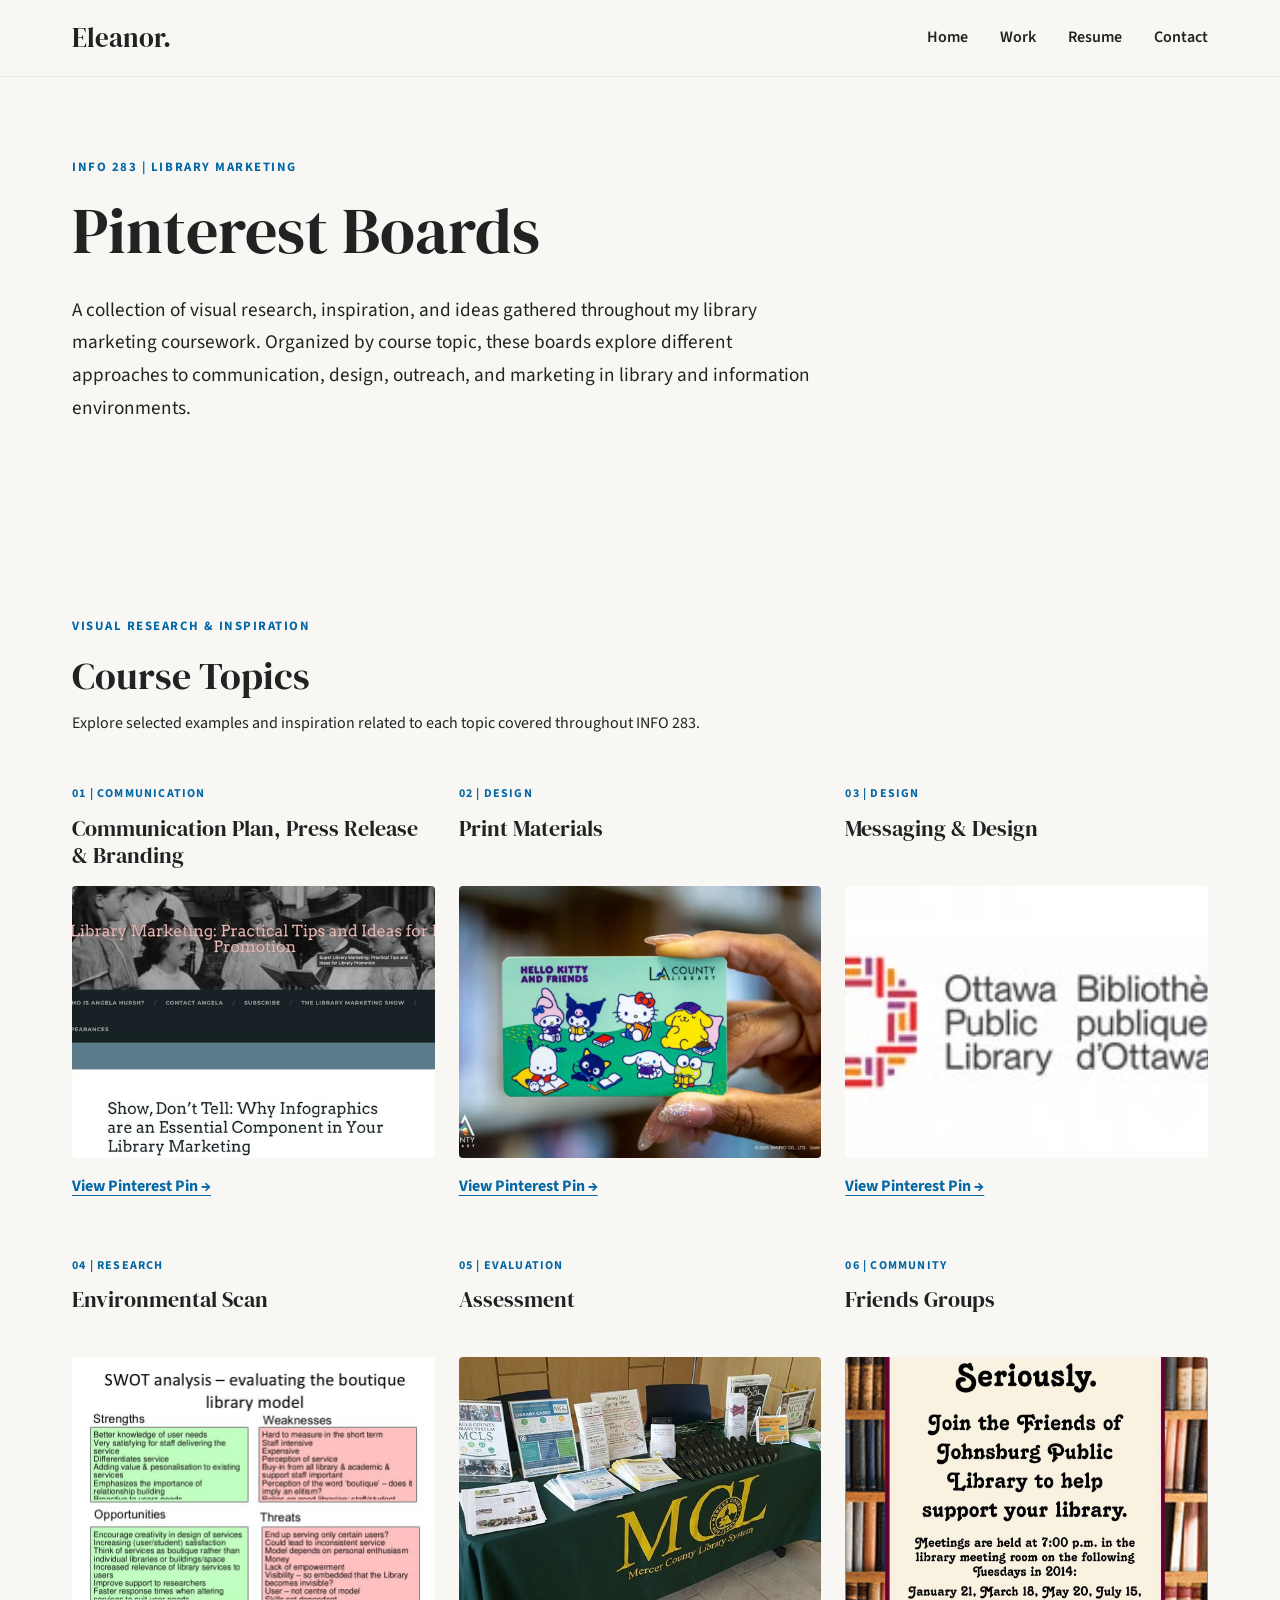
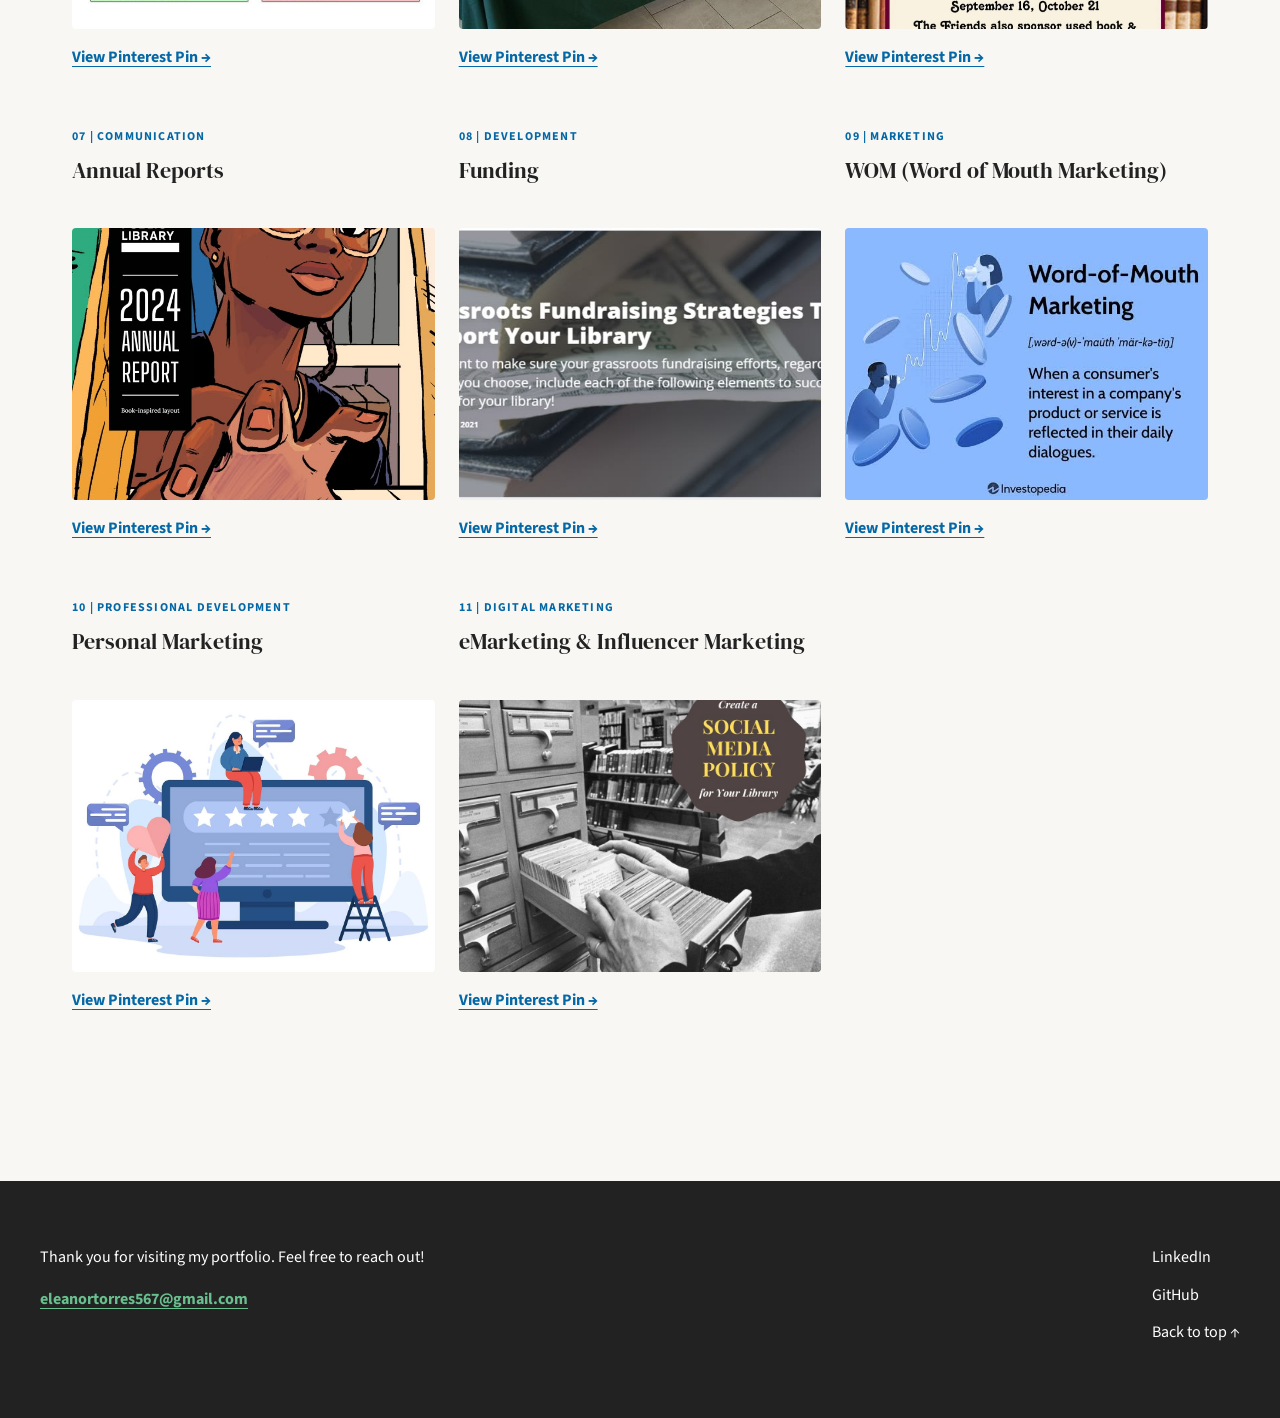
<file: pinterest.html>
<!doctype html>
<html lang="en">
<head>
  <meta charset="UTF-8" />
  <meta name="viewport" content="width=device-width, initial-scale=1.0" />

  <meta name="description" content="Pinterest inspiration and visual research from INFO 283 Library Marketing." />

  <title>Pinterest Boards | Eleanor</title>

  <link rel="stylesheet" href="index.css" />

  <link rel="preconnect" href="https://fonts.googleapis.com" />
  <link rel="preconnect" href="https://fonts.gstatic.com" crossorigin />

  <link
    href="https://fonts.googleapis.com/css2?family=DM+Serif+Display&family=Source+Sans+3:wght@400;500;600;700&display=swap"
    rel="stylesheet"
  />
</head>

<body>

  <!-- Navigation -->
  <header class="site-header">
    <nav class="navbar" aria-label="Main navigation">
      <a class="site-name" href="index.html">Eleanor.</a>

      <ul class="nav-links">
        <li><a href="index.html">Home</a></li>
        <li><a href="work.html">Work</a></li>
        <li><a href="resume.html">Resume</a></li>
        <li><a href="contact.html">Contact</a></li>
      </ul>
    </nav>
  </header>

  <main>

    <!-- Page Introduction -->
    <section class="pinterest-hero">

      <p class="eyebrow">INFO 283 | LIBRARY MARKETING</p>

      <h1>Pinterest Boards</h1>

      <p class="pinterest-description">
        A collection of visual research, inspiration, and ideas
        gathered throughout my library marketing coursework.
        Organized by course topic, these boards explore different
        approaches to communication, design, outreach, and
        marketing in library and information environments.
      </p>

    </section>

    <section class="pinterest-section">

      <div class="section-heading">
        <p class="eyebrow">VISUAL RESEARCH & INSPIRATION</p>
        <h2>Course Topics</h2>
        <p>
          Explore selected examples and inspiration related to
          each topic covered throughout INFO 283.
        </p>
      </div>


      <div class="pinterest-grid">

        <!-- 01 -->
        <article class="pinterest-card">
          <p class="project-category">01 | COMMUNICATION</p>
          <h3>Communication Plan, Press Release & Branding</h3>
          <a href="https://www.pinterest.com/pin/735212707965798014/" target="_blank" rel="noopener noreferrer">
            <img src="images/press.jpg"
                 alt="Communication planning, press release, and branding inspiration">
            <span class="text-link">View Pinterest Pin &rarr;</span>
          </a>
        </article>


        <!-- 02 -->
        <article class="pinterest-card">
          <p class="project-category">02 | DESIGN</p>
          <h3>Print Materials</h3>
          <a href="https://www.pinterest.com/pin/735212707965132738/" target="_blank" rel="noopener noreferrer">
            <img src="images/print-materials.jpg"
                 alt="Print materials and promotional design inspiration">
            <span class="text-link">View Pinterest Pin &rarr;</span>
          </a>
        </article>


        <!-- 03 -->
        <article class="pinterest-card">
          <p class="project-category">03 | DESIGN</p>
          <h3>Messaging & Design</h3>
          <a href="https://www.pinterest.com/pin/735212707965034318/" target="_blank" rel="noopener noreferrer">
            <img src="images/messaging-design.jpg"
                 alt="Messaging and graphic design inspiration">
            <span class="text-link">View Pinterest Pin &rarr;</span>
          </a>
        </article>


        <!-- 04 -->
        <article class="pinterest-card">
          <p class="project-category">04 | RESEARCH</p>
          <h3>Environmental Scan</h3>
          <a href="https://www.pinterest.com/pin/735212707964474080/" target="_blank" rel="noopener noreferrer">
            <img src="images/en-scan.jpg"
                 alt="Environmental scanning and research inspiration">
            <span class="text-link">View Pinterest Pin &rarr;</span>
          </a>
        </article>


        <!-- 05 -->
        <article class="pinterest-card">
          <p class="project-category">05 | EVALUATION</p>
          <h3>Assessment</h3>
          <a href="https://www.pinterest.com/pin/735212707965317004/" target="_blank" rel="noopener noreferrer">
            <img src="images/assessment.jpg"
                 alt="Assessment and evaluation inspiration">
            <span class="text-link">View Pinterest Pin &rarr;</span>
          </a>
        </article>


        <!-- 06 -->
        <article class="pinterest-card">
          <p class="project-category">06 | COMMUNITY</p>
          <h3>Friends Groups</h3>
          <a href="https://www.pinterest.com/pin/735212707964270058/" target="_blank" rel="noopener noreferrer">
            <img src="images/friends.jpg"
                 alt="Library friends groups and community engagement inspiration">
            <span class="text-link">View Pinterest Pin &rarr;</span>
          </a>
        </article>


        <!-- 07 -->
        <article class="pinterest-card">
          <p class="project-category">07 | COMMUNICATION</p>
          <h3>Annual Reports</h3>
          <a href="https://www.pinterest.com/pin/735212707965740564/" target="_blank" rel="noopener noreferrer">
            <img src="images/annual-reports.jpg"
                 alt="Annual report layouts and visual presentation inspiration">
            <span class="text-link">View Pinterest Pin &rarr;</span>
          </a>
        </article>


        <!-- 08 -->
        <article class="pinterest-card">
          <p class="project-category">08 | DEVELOPMENT</p>
          <h3>Funding</h3>
          <a href="https://www.pinterest.com/pin/735212707965638004/" target="_blank" rel="noopener noreferrer">
            <img src="images/funding.jpg"
                 alt="Funding, grants, and fundraising inspiration">
            <span class="text-link">View Pinterest Pin &rarr;</span>
          </a>
        </article>


        <!-- 09 -->
        <article class="pinterest-card">
          <p class="project-category">09 | MARKETING</p>
          <h3>WOM (Word of Mouth Marketing)</h3>
          <a href="https://www.pinterest.com/pin/735212707965625677/" target="_blank" rel="noopener noreferrer">
            <img src="images/wom.jpg"
                 alt="Word of mouth marketing and community outreach inspiration">
            <span class="text-link">View Pinterest Pin &rarr;</span>
          </a>
        </article>


        <!-- 10 -->
        <article class="pinterest-card">
          <p class="project-category">10 | PROFESSIONAL DEVELOPMENT</p>
          <h3>Personal Marketing</h3>
          <a href="https://www.pinterest.com/pin/735212707965185921/" target="_blank" rel="noopener noreferrer">
            <img src="images/personal-marketing.jpg"
                 alt="Personal branding and professional marketing inspiration">
            <span class="text-link">View Pinterest Pin &rarr;</span>
          </a>
        </article>


        <!-- 11 -->
        <article class="pinterest-card">
          <p class="project-category">11 | DIGITAL MARKETING</p>
          <h3>eMarketing & Influencer Marketing</h3>
          <a href="https://www.pinterest.com/pin/735212707964269856/" target="_blank" rel="noopener noreferrer">
            <img src="images/social-media.jpg"
                 alt="Digital marketing and influencer marketing inspiration">
            <span class="text-link">View Pinterest Pin &rarr;</span>
          </a>
        </article>

      </div>
    </section>

  </main>

  <footer id="contact">
    <div class="footer-content">
      <div>
        <p>Thank you for visiting my portfolio. Feel free to reach out!</p>

        <a href="mailto:[YOUR-EMAIL]" class="text-link">
          eleanortorres567@gmail.com
        </a>
      </div>

      <div class="footer-links">
        <a href="https://www.linkedin.com/in/eleanor-torres-707859232/">
          LinkedIn
        </a>

        <a href="https://github.com/eleanor404"
           target="_blank"
           rel="noopener noreferrer">
          GitHub
        </a>

        <a href="#top">Back to top &uarr;</a>
      </div>
    </div>
  </footer>

</body>
</html>
</file>
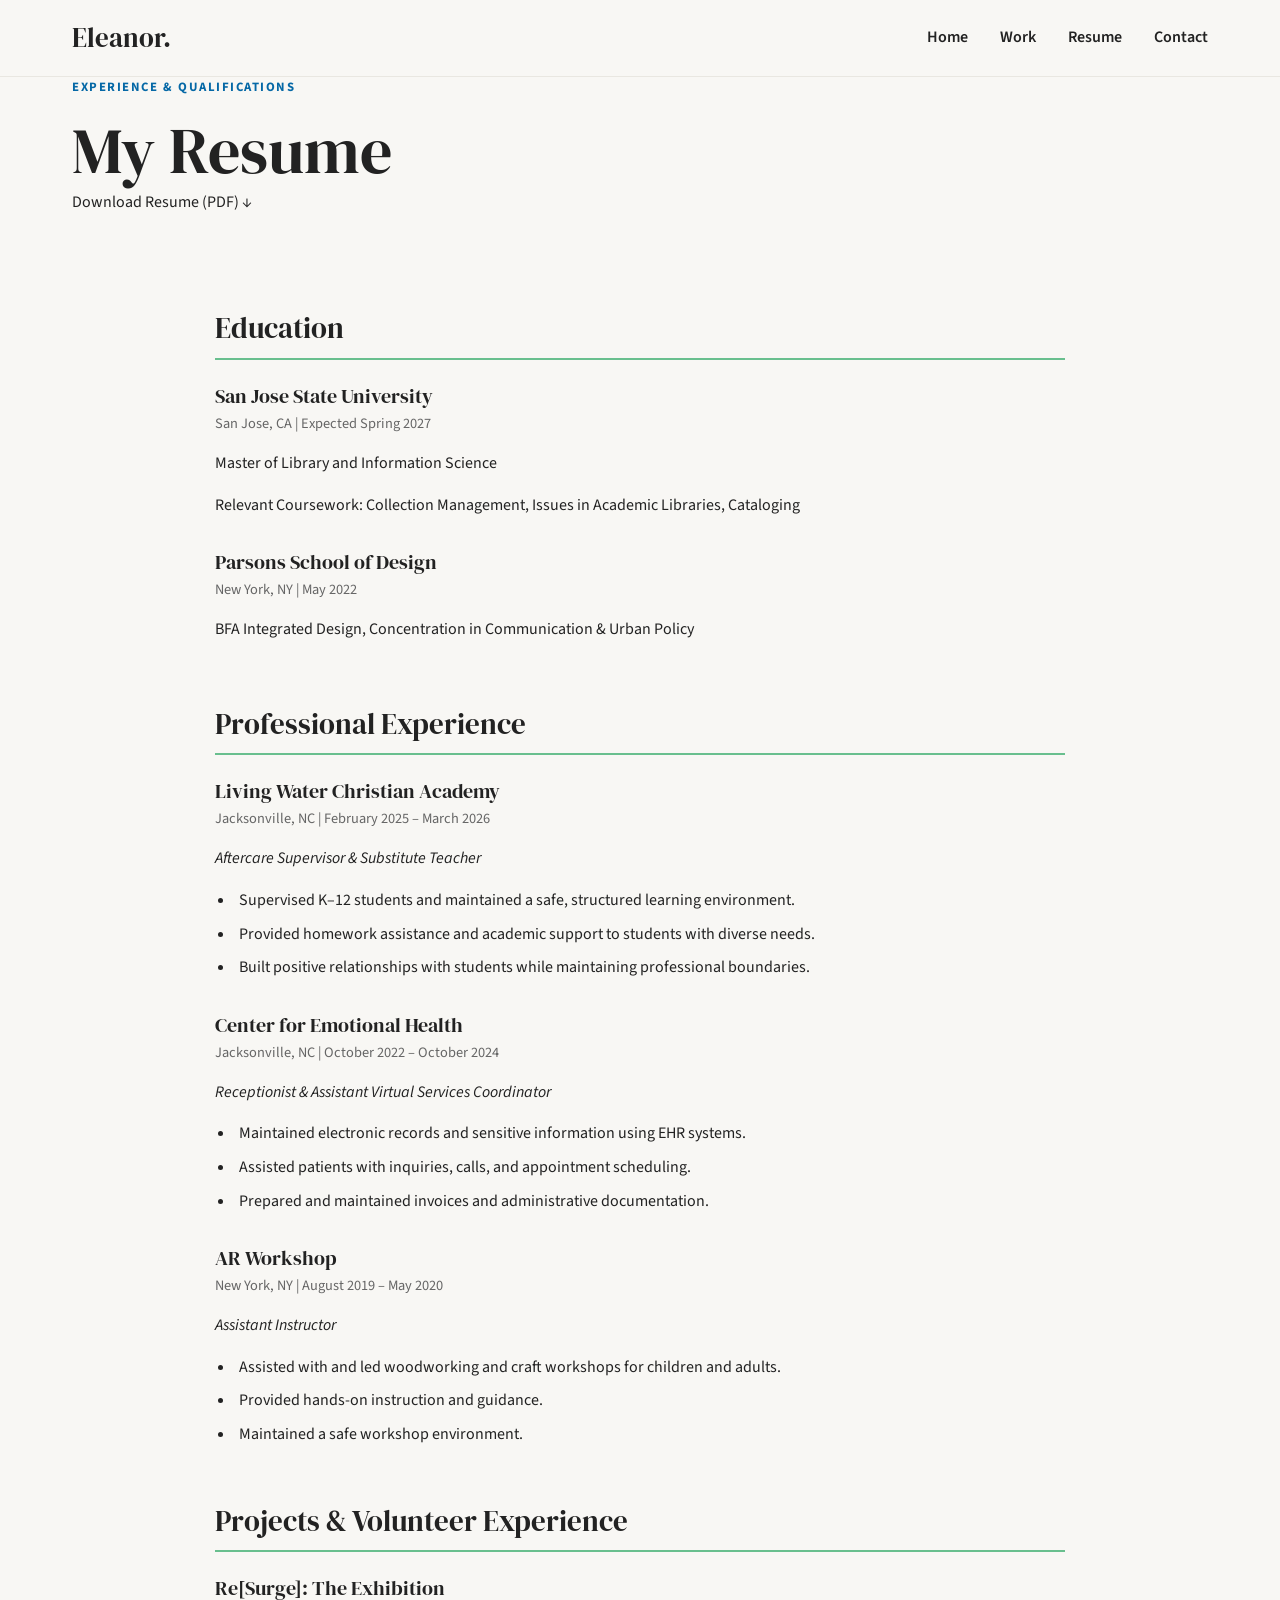
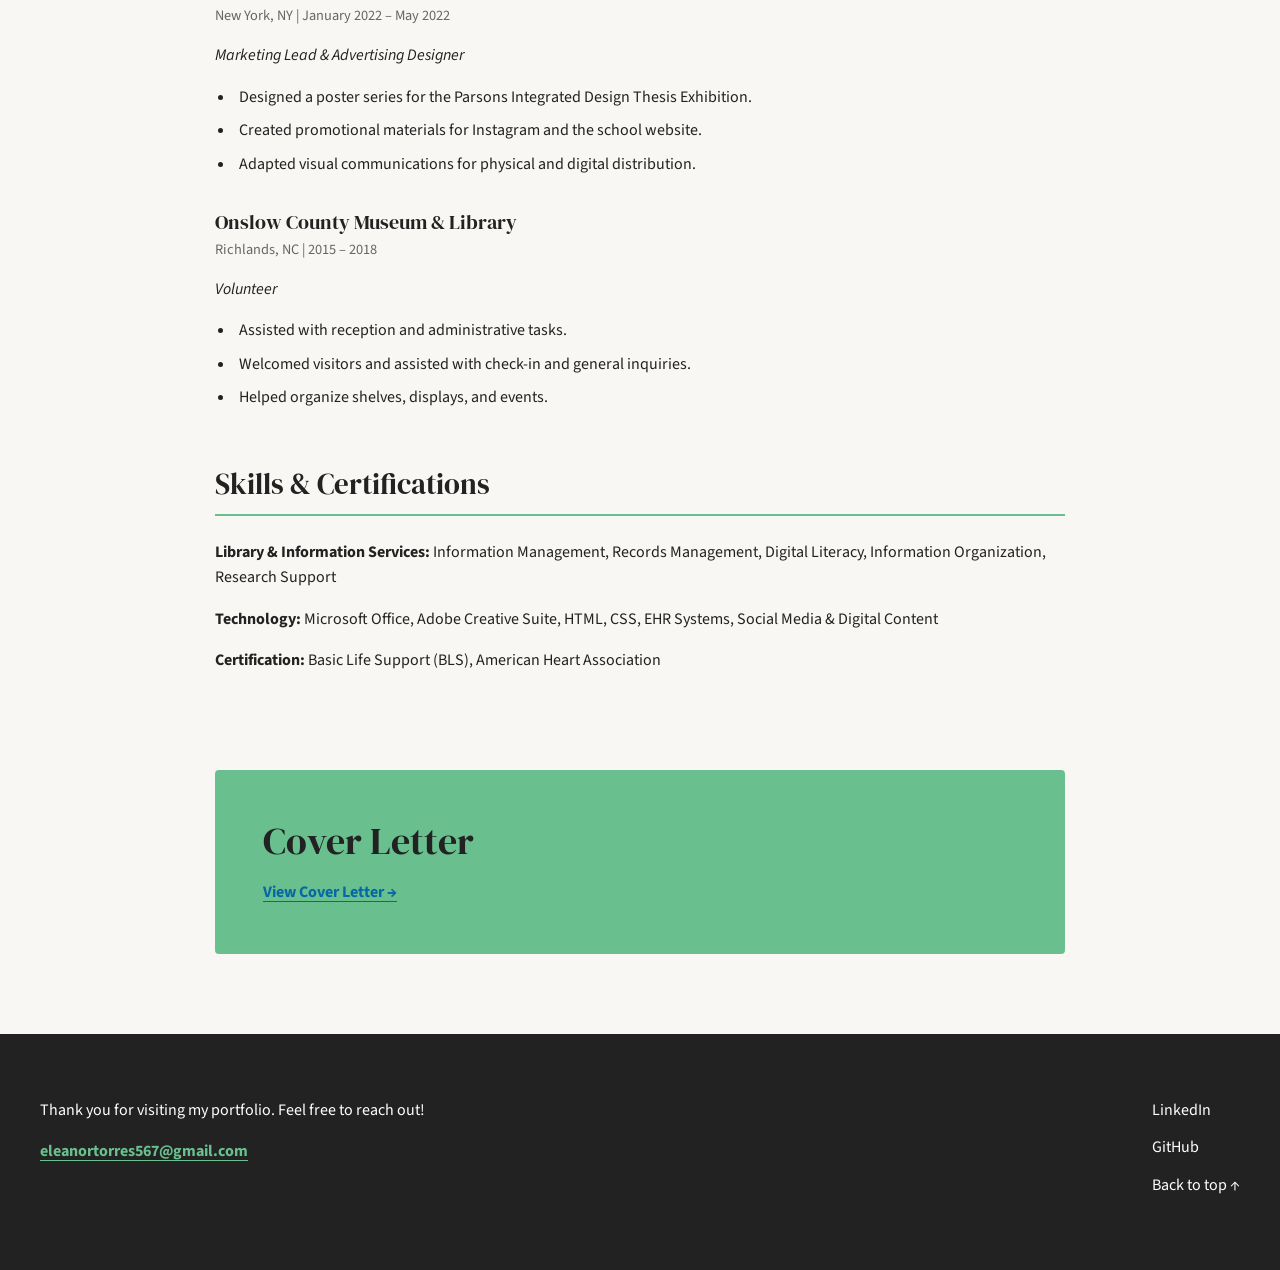
<file: resume.html>
<!DOCTYPE html>
<html lang="en">
   <head>
      <meta charset="UTF-8">
      <title>Resume</title>
      <link rel="stylesheet" href="index.css">
      <link rel="preconnect" href="https://fonts.googleapis.com">
      <link rel="preconnect" href="https://fonts.gstatic.com" crossorigin>
      <link href="https://fonts.googleapis.com/css2?family=DM+Serif+Display&family=Source+Sans+3:wght@400;500;600;700&display=swap" rel="stylesheet">
      <style>
      </style>
      <style>

      </style>
   </head>
   <body>
<!-- nav -->
<header class="site-header">
      <nav class="navbar" aria-label="Main navigation">
        <a class="site-name" href="#home">Eleanor.</a>

        <ul class="nav-links">
          <li><a href="index.html">Home</a></li>
          <li><a href="work.html">Work</a></li>
          <li><a href="resume.html">Resume</a></li>
          <li><a href="contact.html">Contact</a></li>
        </ul>
      </nav>
    </header>


<main class="resume-page">

    <section class="resume-header">
        <p class="eyebrow">EXPERIENCE & QUALIFICATIONS</p>
        <h1>My Resume</h1>
       <!-- <p>
            My educational background, --.
        </p> -->

        <a href="media/Resume_Eleanor-2.pdf"
           class="download-button"
           download>
            Download Resume (PDF) ↓
        </a>
    </section>

    <section class="resume-content">

        <div class="resume-block">
            <h2>Education</h2>

            <article class="resume-entry">
                <h3>San Jose State University</h3>
                <p class="resume-meta">
                    San Jose, CA | Expected Spring 2027
                </p>
                <p>Master of Library and Information Science</p>
                <p>
                    Relevant Coursework: Collection Management,
                    Issues in Academic Libraries, Cataloging
                </p>
            </article>

            <article class="resume-entry">
                <h3>Parsons School of Design</h3>
                <p class="resume-meta">
                    New York, NY | May 2022
                </p>
                <p>
                    BFA Integrated Design, Concentration in
                    Communication & Urban Policy
                </p>
            </article>
        </div>


        <div class="resume-block">
            <h2>Professional Experience</h2>

            <article class="resume-entry">
                <h3>Living Water Christian Academy</h3>
                <p class="resume-meta">
                    Jacksonville, NC | February 2025 – March 2026
                </p>
                <p><em>Aftercare Supervisor & Substitute Teacher</em></p>
                <ul>
                    <li>Supervised K–12 students and maintained
                        a safe, structured learning environment.</li>
                    <li>Provided homework assistance and academic
                        support to students with diverse needs.</li>
                    <li>Built positive relationships with students
                        while maintaining professional boundaries.</li>
                </ul>
            </article>

            <article class="resume-entry">
                <h3>Center for Emotional Health</h3>
                <p class="resume-meta">
                    Jacksonville, NC | October 2022 – October 2024
                </p>
                <p><em>Receptionist & Assistant Virtual Services Coordinator</em></p>
                <ul>
                    <li>Maintained electronic records and sensitive
                        information using EHR systems.</li>
                    <li>Assisted patients with inquiries, calls,
                        and appointment scheduling.</li>
                    <li>Prepared and maintained invoices and
                        administrative documentation.</li>
                </ul>
            </article>

            <article class="resume-entry">
                <h3>AR Workshop</h3>
                <p class="resume-meta">
                    New York, NY | August 2019 – May 2020
                </p>
                <p><em>Assistant Instructor</em></p>
                <ul>
                    <li>Assisted with and led woodworking and
                        craft workshops for children and adults.</li>
                    <li>Provided hands-on instruction and guidance.</li>
                    <li>Maintained a safe workshop environment.</li>
                </ul>
            </article>
        </div>


        <div class="resume-block">
            <h2>Projects & Volunteer Experience</h2>

            <article class="resume-entry">
                <h3>Re[Surge]: The Exhibition</h3>
                <p class="resume-meta">
                    New York, NY | January 2022 – May 2022
                </p>
                <p><em>Marketing Lead & Advertising Designer</em></p>
                <ul>
                    <li>Designed a poster series for the Parsons
                        Integrated Design Thesis Exhibition.</li>
                    <li>Created promotional materials for Instagram
                        and the school website.</li>
                    <li>Adapted visual communications for physical
                        and digital distribution.</li>
                </ul>
            </article>

            <article class="resume-entry">
                <h3>Onslow County Museum & Library</h3>
                <p class="resume-meta">
                    Richlands, NC | 2015 – 2018
                </p>
                <p><em>Volunteer</em></p>
                <ul>
                    <li>Assisted with reception and administrative
                        tasks.</li>
                    <li>Welcomed visitors and assisted with
                        check-in and general inquiries.</li>
                    <li>Helped organize shelves, displays, and events.</li>
                </ul>
            </article>
        </div>


        <div class="resume-block">
            <h2>Skills & Certifications</h2>

            <p><strong>Library & Information Services:</strong>
                Information Management, Records Management,
                Digital Literacy, Information Organization,
                Research Support</p>

            <p><strong>Technology:</strong>
                Microsoft Office, Adobe Creative Suite, HTML,
                CSS, EHR Systems, Social Media & Digital Content</p>

            <p><strong>Certification:</strong>
                Basic Life Support (BLS), American Heart Association</p>
        </div>

    </section>

    <section class="cover-letter-link">
        <h2>Cover Letter</h2>

        <a href="media/ETorres_CoverLetter.pdf"
           class="text-link">
            View Cover Letter →
        </a>
    </section>

</main>
    <footer id="contact">

        <div class="footer-content">

            <div>
      

                <p>
                    Thank you for visiting my portfolio.
                    Feel free to reach out!
                </p>

                <a href="mailto:[YOUR-EMAIL]"
                   class="text-link">
                    eleanortorres567@gmail.com
                </a>
            </div>


            <div class="footer-links">

                <a href="https://www.linkedin.com/in/eleanor-torres-707859232/"
                   target="_blank"
                   rel="noopener noreferrer">
                    LinkedIn
                </a>

                <a href="https://github.com/eleanor404"
                   target="_blank"
                   rel="noopener noreferrer">
                    GitHub
                </a>

                <a href="#home">
                    Back to top &uarr;
                </a>

            </div>

        </div>


    </footer>
</file>
<file: index.css>
:root {
    --background: #F8F7F4;
    --text: #222222;
    --blue: #0568A6;
    --green: #69BF8E;
    --coral: #F24C3D;
    --white: #FFFFFF;
    --light-gray: #E9E7E1;

    --heading-font: 'DM Serif Display', serif;
    --body-font: 'Source Sans 3', sans-serif;
}

* {
    box-sizing: border-box;
    margin: 0;
    padding: 0;
}

html {
    scroll-behavior: smooth;
    scroll-padding-top: 90px;
}

body {
    background: var(--background);
    color: var(--text);
    font-family: var(--body-font);
    line-height: 1.6;
}

img {
    display: block;
    width: 100%;
    height: auto;
}

a {
    color: inherit;
    text-decoration: none;
}

h1, h2, h3 {
    font-family: var(--heading-font);
    font-weight: 400;
    line-height: 1.2;
}

h1 {
    font-size: clamp(2.5rem, 5vw, 4.5rem);
}

h2 {
    font-size: clamp(2rem, 3vw, 3rem);
}

h3 {
    font-size: 1.5rem;
}

p {
    margin-bottom: 1rem;
}


/* nav */

.site-header {
    position: sticky;
    top: 0;
    z-index: 100;
    background: var(--background);
    border-bottom: 1px solid var(--light-gray);
}

.navbar {
    max-width: 1200px;
    margin: 0 auto;
    padding: 1rem 2rem;

    display: flex;
    justify-content: space-between;
    align-items: center;
}

.site-name {
    font-family: var(--heading-font);
    font-size: 1.7rem;
}

.nav-links {
    display: flex;
    align-items: center;
    gap: 2rem;
    list-style: none;
}

.nav-links a {
    font-weight: 600;
    transition: color 0.2s ease;
}

.nav-links a:hover {
    color: var(--blue);
}


/* main grid */

main {
    max-width: 1200px;
    margin: 0 auto;
    padding: 0 2rem;
}

section {
    margin-bottom: 6rem;
}


/* intro */

.hero {
    display: grid;
    grid-template-columns: repeat(3, 1fr);
    gap: 3rem;
    align-items: center;

    padding: 5rem 0 3rem;
}

.hero-image {
    grid-column: span 1;
}

.hero-image img {
    width: 100%;
    aspect-ratio: 4 / 5;
    object-fit: cover;
    border-radius: 4px;
    background: var(--light-gray);
}

.hero-content {
    grid-column: span 2;
}

.hero-description {
    font-size: 1.25rem;
    margin-top: 1.5rem;
}

.eyebrow {
    color: var(--blue);
    font-size: 0.8rem;
    font-weight: 700;
    letter-spacing: 0.12em;
    margin-bottom: 1rem;
}


/* professional sum */

.summary {
    grid-column: 1 / -1;
    padding: 3.5rem;
    background: var(--green);
    border-radius: 4px;
}

.summary h2 {
    max-width: 700px;
    margin-bottom: 1.5rem;
}

.summary p {
    max-width: 750px;
}


/* elevator speech */

.elevator-speech {
    display: grid;
    grid-template-columns: 1fr 1fr;
    gap: 3rem;
    align-items: center;

    padding: 2rem 0;
}

.audio-player {
    padding: 2rem;
    background: var(--white);
    border: 1px solid var(--light-gray);
    border-radius: 4px;
}

.audio-player audio {
    width: 100%;
}

.small-text {
    color: #555555;
    font-size: 0.85rem;
    margin: 0.75rem 0 0;
}


/* best work */

.section-heading {
    margin-bottom: 2.5rem;
}

.section-heading h2 {
    margin-bottom: 0.75rem;
}

.project-grid {
    display: grid;
    grid-template-columns: repeat(3, 1fr);
    gap: 1.5rem;
}

.project-card {
    background: var(--white);
    border: 1px solid var(--light-gray);
    border-radius: 4px;
    overflow: hidden;

    transition: transform 0.2s ease,
                box-shadow 0.2s ease;
}

.project-card:hover {
    transform: translateY(-4px);
    box-shadow: 0 8px 20px rgba(0, 0, 0, 0.07);
}

.project-card img {
    width: 100%;
    aspect-ratio: 4 / 3;
    object-fit: cover;
    background: var(--light-gray);
}

.project-content {
    padding: 1.5rem;
}

.project-category {
    color: var(--blue);
    font-size: 0.75rem;
    font-weight: 700;
    letter-spacing: 0.1em;
    margin-bottom: 0.75rem;
}

.project-content h3 {
    margin-bottom: 0.75rem;
}

.text-link {
    display: inline-block;
    color: var(--blue);
    font-weight: 700;
    text-decoration: underline;
    text-underline-offset: 4px;
}

.text-link:hover {
    color: #034B79;
}

.additional-work {
    margin-top: 2rem;
}


/* maybe use */

.coursework {
    padding: 3rem 0;
}

.coursework-grid {
    display: grid;
    grid-template-columns: repeat(2, 1fr);
    gap: 1.5rem;
}

.course-item {
    padding: 2rem;
    background: var(--white);
    border: 1px solid var(--light-gray);
    border-radius: 4px;
}

.course-item h3 {
    margin-bottom: 0.75rem;
}

.upcoming {
    border: 1px dashed #999999;
    background: transparent;
}


/* resume */

.resume-section {
    padding: 3.5rem;
    background: var(--white);
    border: 1px solid var(--light-gray);
    border-radius: 4px;
}

.resume-section h2 {
    margin-bottom: 1rem;
}

.document-links {
    margin-top: 2rem;
    border-top: 1px solid var(--light-gray);
}

.document-link {
    display: flex;
    justify-content: space-between;
    align-items: center;

    padding: 1.25rem 0;
    border-bottom: 1px solid var(--light-gray);

    font-weight: 600;
    transition: color 0.2s ease;
}

.document-link:hover {
    color: var(--blue);
}


/* footer */

footer {
    background: var(--text);
    color: var(--white);
    padding: 4rem 2rem 1.5rem;
}

.footer-content {
    max-width: 1200px;
    margin: 0 auto 3rem;

    display: flex;
    justify-content: space-between;
    gap: 2rem;
}

.footer-content h2 {
    margin-bottom: 1rem;
}

.footer-links {
    display: flex;
    flex-direction: column;
    gap: 0.75rem;
}

.footer-links a:hover {
    color: var(--green);
}

footer .text-link {
    color: var(--green);
}

.copyright {
    max-width: 1200px;
    margin: 0 auto;
    padding-top: 1.5rem;
    border-top: 1px solid #555555;

    color: #CCCCCC;
    font-size: 0.85rem;
}

.copyright p {
    margin: 0;
}


/* media query */

@media (max-width: 768px) {

    .hero {
        gap: 2rem;
    }

    .project-grid {
        grid-template-columns: repeat(2, 1fr);
    }

    .elevator-speech {
        grid-template-columns: 1fr;
    }

}

@media (max-width: 550px) {

    .navbar {
        flex-direction: column;
        gap: 0.75rem;
        padding: 1rem;
    }

    .nav-links {
        gap: 1.2rem;
        font-size: 0.9rem;
    }

    main {
        padding: 0 1.25rem;
    }

    section {
        margin-bottom: 4rem;
    }

    .hero {
        grid-template-columns: 1fr;
        padding-top: 2.5rem;
        gap: 1.5rem;
    }

    .hero-image {
        max-width: 280px;
    }

    .hero-content {
        grid-column: 1;
    }

    .summary {
        padding: 2rem;
    }

    .project-grid,
    .coursework-grid {
        grid-template-columns: 1fr;
    }

    .resume-section {
        padding: 2rem;
    }

    .footer-content {
        flex-direction: column;
    }

}


/* accessability */

a:focus-visible,
audio:focus-visible {
    outline: 3px solid var(--blue);
    outline-offset: 4px;
}

@media (prefers-reduced-motion: reduce) {

    html {
        scroll-behavior: auto;
    }

    *,
    *::before,
    *::after {
        transition-duration: 0.01ms !important;
    }

}


/* resume page */

.resume-content {
    display: flex;
    flex-direction: column;
    gap: 3rem;

    max-width: 850px;
    margin: 0 auto;
}

.resume-block {
    width: 100%;
}

.resume-block h2 {
    font-size: 1.8rem;
    margin-bottom: 1.5rem;
    padding-bottom: 0.75rem;
    border-bottom: 2px solid var(--green);
}

.resume-entry {
    margin-bottom: 2rem;
}

.resume-entry:last-child {
    margin-bottom: 0;
}

.resume-entry h3 {
    font-size: 1.25rem;
    margin-bottom: 0.25rem;
}

.resume-meta {
    color: #666666;
    font-size: 0.9rem;
    margin-bottom: 0.5rem;
}

.resume-entry p {
    margin-bottom: 0.5rem;
}

.resume-entry ul {
    padding-left: 1.25rem;
    margin-top: 0.75rem;
}

.resume-entry li {
    margin-bottom: 0.5rem;
    padding-left: 0.25rem;
}

/* Skills */

.resume-block p {
    margin-bottom: 1rem;
}

/* Cover Letter */

.cover-letter-link {
    max-width: 850px;
    margin: 5rem auto;
    padding: 3rem;

    background: var(--green);
    border-radius: 4px;
}

.cover-letter-link h2 {
    margin-bottom: 1rem;
}

/* media query for resume */

@media (max-width: 550px) {
    .resume-page {
        padding: 0 1.25rem;
    }

    .resume-content {
        gap: 2.5rem;
    }

    .cover-letter-link {
        padding: 2rem;
        margin: 3rem auto;
    }
}

/* pinterest */

.pinterest-hero {
    padding: 5rem 0 3rem;
    max-width: 850px;
}

.pinterest-hero h1 {
    margin-bottom: 1.5rem;
}

.pinterest-description {
    max-width: 750px;
    font-size: 1.2rem;
    line-height: 1.7;
}


/* Pinterest section */

.pinterest-section {
    padding: 2rem 0 4rem;
}

.pinterest-section .section-heading {
    margin-bottom: 3rem;
}


/* Pinterest grid */

.pinterest-grid {
    display: grid;
    grid-template-columns: repeat(3, 1fr);
    gap: 3rem 1.5rem;
}


/* Pinterest items */

.pinterest-card {
    min-width: 0;
}

.pinterest-card h3 {
    font-size: 1.4rem;
    margin-bottom: 1rem;
    min-height: 3.4rem;
}

.pinterest-card img {
    width: 100%;
    aspect-ratio: 4 / 3;
    object-fit: cover;
    border-radius: 4px;
    background: var(--light-gray);
    margin-bottom: 1rem;
    transition: opacity 0.2s ease;
}

.pinterest-card a:hover img {
    opacity: 0.85;
}

.pinterest-card .text-link {
    margin-bottom: 0.5rem;
}


/* media query pin */

@media (max-width: 768px) {

    .pinterest-grid {
        grid-template-columns: repeat(2, 1fr);
        gap: 2.5rem 1.25rem;
    }

}

@media (max-width: 550px) {

    .pinterest-hero {
        padding-top: 2.5rem;
    }

    .pinterest-grid {
        grid-template-columns: 1fr;
        gap: 2.5rem;
    }

    .pinterest-card h3 {
        min-height: 0;
    }

}


/* pinterest again */

.pinterest-section .pinterest-grid {
    display: grid !important;
    grid-template-columns: repeat(3, minmax(0, 1fr)) !important;
    width: 100%;
    gap: 3rem 1.5rem;
    align-items: start;
}

.pinterest-section .pinterest-card {
    display: block;
    width: 100%;
    min-width: 0;
    max-width: none;
    margin: 0;
}

.pinterest-section .pinterest-card img {
    display: block;
    width: 100%;
    aspect-ratio: 4 / 3;
    object-fit: cover;
}

/* media query */
@media (max-width: 768px) {
    .pinterest-section .pinterest-grid {
        grid-template-columns: repeat(2, minmax(0, 1fr)) !important;
    }
}


@media (max-width: 550px) {
    .pinterest-section .pinterest-grid {
        grid-template-columns: 1fr !important;
    }
}
</file>
